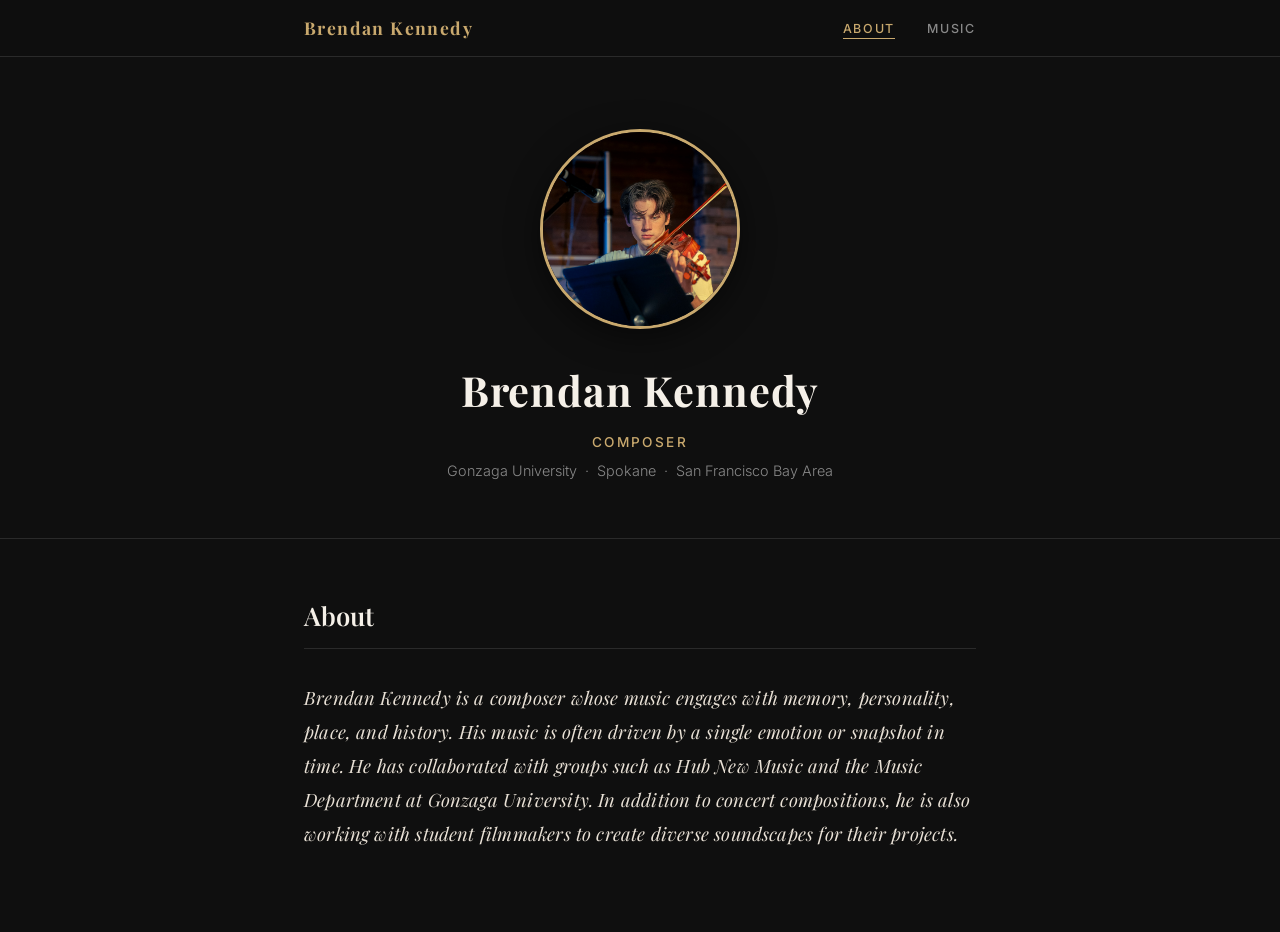
<file: index.html>
<!DOCTYPE html>
<html lang="en">
  <head>
    <meta charset="UTF-8" />
    <meta name="viewport" content="width=device-width, initial-scale=1.0" />
    <title>Brendan Kennedy — Composer</title>
    <link rel="stylesheet" href="style.css" />
  </head>
  <body>

    <nav class="site-nav">
      <div class="nav-inner">
        <a href="index.html" class="nav-logo">Brendan Kennedy</a>
        <ul class="nav-links">
          <li><a href="index.html" class="nav-link active">About</a></li>
          <li><a href="music.html" class="nav-link">Music</a></li>
        </ul>
      </div>
    </nav>

    <header class="hero">
      <img src="IMG_3434.JPG" alt="Brendan Kennedy" />
      <h1>Brendan Kennedy</h1>
      <p class="title">Composer</p>
      <p class="location">Gonzaga University &nbsp;·&nbsp; Spokane &nbsp;·&nbsp; San Francisco Bay Area</p>
    </header>

    <main>
      <h2 class="section-heading">About</h2>
 
      <div class="about-block">
        <p>Brendan Kennedy is a composer whose music engages with memory, personality, place, and history. His music is often driven by a single emotion or snapshot in time. He has collaborated with groups such as Hub New Music and the Music Department at Gonzaga University. In addition to concert compositions, he is also working with student filmmakers to create diverse soundscapes for their projects.</p>
      </div>
 
    </main>

  </body>
</html>
</file>
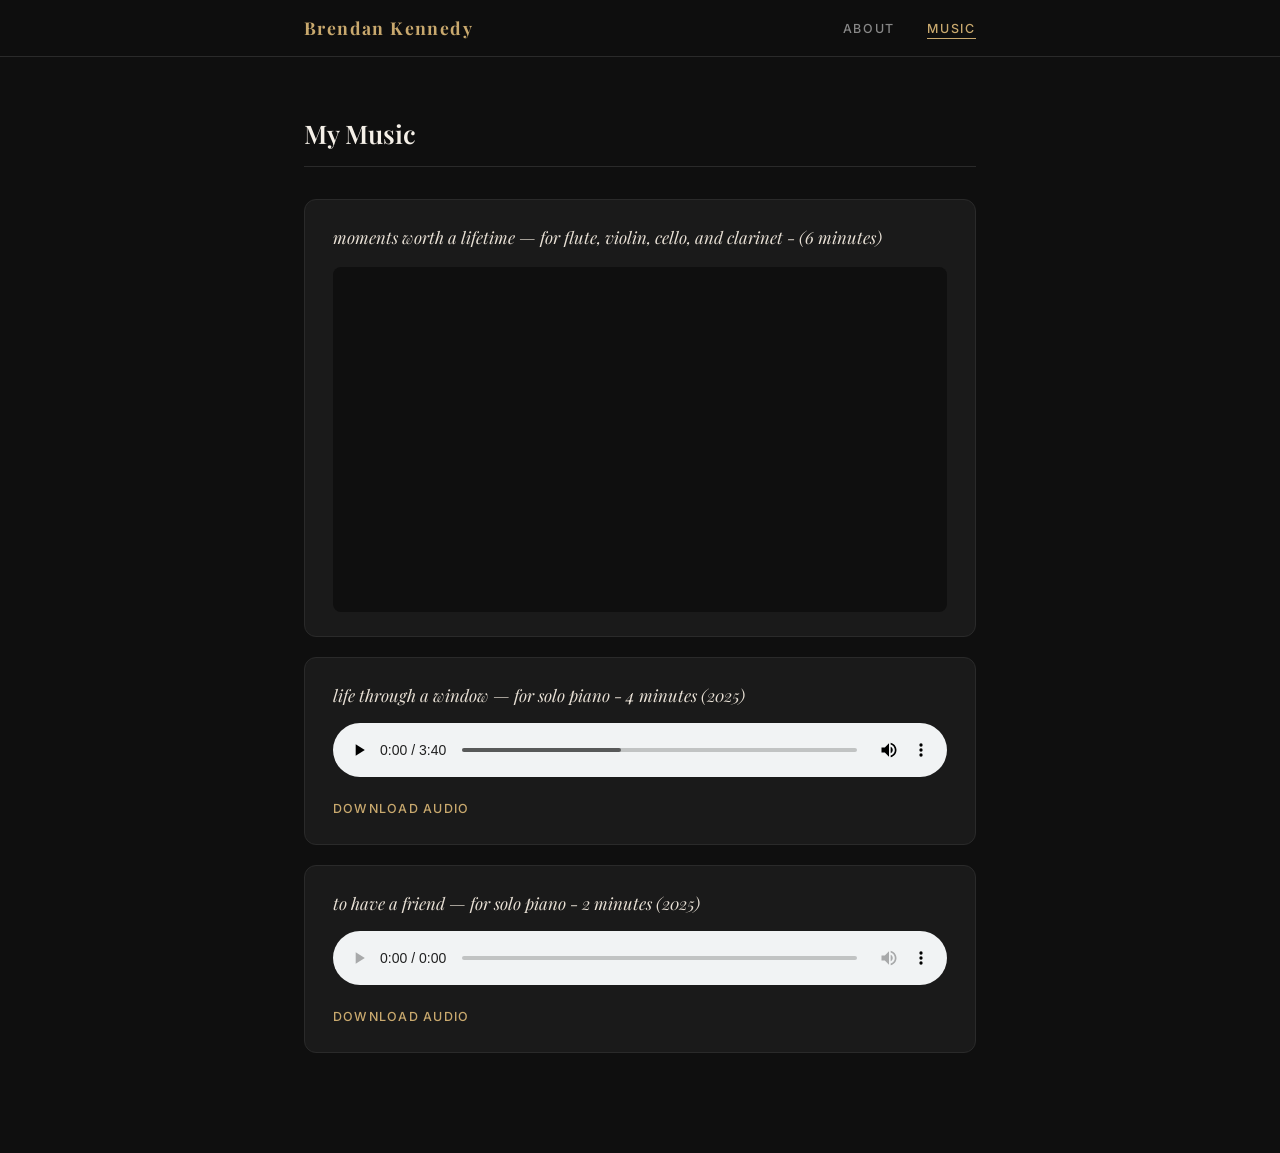
<file: music.html>
<!DOCTYPE html>
<html lang="en">
  <head>
    <meta charset="UTF-8" />
    <meta name="viewport" content="width=device-width, initial-scale=1.0" />
    <title>Brendan Kennedy — Music</title>
    <link rel="stylesheet" href="style.css" />
  </head>
  <body>

    <nav class="site-nav">
      <div class="nav-inner">
        <a href="index.html" class="nav-logo">Brendan Kennedy</a>
        <ul class="nav-links">
          <li><a href="index.html" class="nav-link">About</a></li>
          <li><a href="music.html" class="nav-link active">Music</a></li>
        </ul>
      </div>
    </nav>

    <main>
      <h2 class="section-heading">My Music</h2>

      <figure class="video-card">
        <figcaption>moments worth a lifetime — for flute, violin, cello, and clarinet - (6 minutes)</figcaption>
        <p class="card-description">"This piece was written to express instances in life where I feel greatly dissatisfied looking at
myself and how I am in relation to my goals. Each time I become extremely frustrated at
myself. And each time when reach my lowest point, I suddenly gain perspective. Sometimes
this means stepping outside into a bright world and seeing a brilliant blue sky or a strangers smile. Every time I am reminded of the great gift of life we find ourselves
with on this planet. These precious moments are invaluable; they remind me that life is worth
living."</p>
        <div class="video-wrapper">
          <iframe id="yt-player" src="https://www.youtube.com/embed/1wrvHyH3k50?enablejsapi=1" title="Kennedy Brendan moments worth a lifetime" frameborder="0" allow="accelerometer; autoplay; clipboard-write; encrypted-media; gyroscope; picture-in-picture; web-share" referrerpolicy="strict-origin-when-cross-origin" allowfullscreen></iframe>
        </div>
      </figure>

      <figure class="audio-card">
        <figcaption>life through a window — for solo piano - 4 minutes (2025)</figcaption>
        <p class="card-description">"This piece was written for times where I have found myself on a train, a long car ride, or
flight. As I look out the window, the passing scenery blurs into passing time. I find myself
looking back at my life: reliving good memories, painful ends, and regrets. I realize there is
no way to go back and change anything. All I can do now is be present in the now, not the
past or the future."</p>
        <audio controls src="lifethroughwindowrecording.mp3"></audio>
        <a href="lifethroughwindowrecording.mp3">Download audio</a>
      </figure>

      <figure class="audio-card">
        <figcaption>to have a friend — for solo piano - 2 minutes (2025)</figcaption>
        <p class="card-description">"I found myself reflecting on the friendships throughout my life. There is a certain warmth and safety you feel with a good friend, an easiness. This piece captures that feeling."</p>
        <audio controls src="to have a friend.m4a"></audio>
        <a href="moments worth piano 2.mp3">Download audio</a>
      </figure>
      


    </main>

    <script>
  // ── YouTube IFrame API ──
  const tag = document.createElement('script');
  tag.src = "https://www.youtube.com/iframe_api";
  document.head.appendChild(tag);

  function onYouTubeIframeAPIReady() {
    const iframe = document.getElementById('yt-player');
    const card = iframe.closest('.video-card');

    new YT.Player(iframe, {
      events: {
        onStateChange: (event) => {
          if (event.data === YT.PlayerState.PLAYING) {
            card.classList.add('is-playing');
          } else {
            card.classList.remove('is-playing');
          }
        }
      }
    });
  }

  // ── Audio cards ──
  document.querySelectorAll('.audio-card').forEach(card => {
    const audio = card.querySelector('audio');
    if (!audio) return;
    audio.addEventListener('play',  () => card.classList.add('is-playing'));
    audio.addEventListener('pause', () => card.classList.remove('is-playing'));
    audio.addEventListener('ended', () => card.classList.remove('is-playing'));
  });
</script>
    
  </body>
</html>
</file>
<file: style.css>
@import url('https://fonts.googleapis.com/css2?family=Playfair+Display:wght@400;600;700&family=Inter:wght@300;400;500&display=swap');

*, *::before, *::after {
  box-sizing: border-box;
  margin: 0;
  padding: 0;
}

body {
  font-family: 'Inter', sans-serif;
  background-color: #0f0f0f;
  color: #e8e0d5;
  min-height: 100vh;
  line-height: 1.6;
}

/* ── Nav bar ── */
.site-nav {
  position: sticky;
  top: 0;
  z-index: 100;
  background: rgba(15, 15, 15, 0.92);
  backdrop-filter: blur(12px);
  -webkit-backdrop-filter: blur(12px);
  border-bottom: 1px solid #2a2a2a;
}

.nav-inner {
  max-width: 720px;
  margin: 0 auto;
  padding: 0 24px;
  height: 56px;
  display: flex;
  align-items: center;
  justify-content: space-between;
}

.nav-logo {
  font-family: 'Playfair Display', serif;
  font-size: 1.1rem;
  font-weight: 700;
  letter-spacing: 0.08em;
  color: #c9a96e;
  text-decoration: none;
  transition: opacity 0.2s ease;
}

.nav-logo:hover {
  opacity: 0.75;
}

.nav-links {
  list-style: none;
  display: flex;
  gap: 32px;
}

.nav-link {
  font-size: 0.78rem;
  font-weight: 500;
  letter-spacing: 0.14em;
  text-transform: uppercase;
  color: #888;
  text-decoration: none;
  transition: color 0.2s ease;
  padding-bottom: 2px;
  border-bottom: 1px solid transparent;
}

.nav-link:hover {
  color: #e8e0d5;
}

.nav-link.active {
  color: #c9a96e;
  border-bottom-color: #c9a96e;
}

/* ── Hero / Header ── */
.hero {
  display: flex;
  flex-direction: column;
  align-items: center;
  padding: 72px 24px 56px;
  border-bottom: 1px solid #2a2a2a;
}

.hero img {
  width: 200px;
  height: 200px;
  object-fit: cover;
  border-radius: 50%;
  border: 3px solid #c9a96e;
  margin-bottom: 28px;
  box-shadow: 0 8px 32px rgba(0, 0, 0, 0.5);
}

.hero h1 {
  font-family: 'Playfair Display', serif;
  font-size: 2.6rem;
  font-weight: 700;
  letter-spacing: 0.02em;
  color: #f5f0e8;
  margin-bottom: 8px;
}

.hero .title {
  font-size: 0.85rem;
  font-weight: 500;
  letter-spacing: 0.18em;
  text-transform: uppercase;
  color: #c9a96e;
  margin-bottom: 6px;
}

.hero .location {
  font-size: 0.9rem;
  color: #888;
  font-weight: 300;
}

/* ── Main content ── */
main {
  max-width: 720px;
  margin: 0 auto;
  padding: 56px 24px 80px;
}

/* ── Section heading ── */
.section-heading {
  font-family: 'Playfair Display', serif;
  font-size: 1.6rem;
  font-weight: 600;
  color: #f5f0e8;
  margin-bottom: 32px;
  padding-bottom: 12px;
  border-bottom: 1px solid #2a2a2a;
}


/* ── About block ── */
.about-block {
  display: flex;
  flex-direction: column;
  gap: 18px;
}
 
.about-block p {
  font-size: 1rem;
  font-weight: 300;
  color: #c8bfb3;
  line-height: 1.85;
  letter-spacing: 0.01em;
}
 
.about-block p:first-child {
  font-family: 'Playfair Display', serif;
  font-size: 1.15rem;
  font-style: italic;
  color: #e8e0d5;
  font-weight: 400;
}


/* ── Video card ── */
.video-card {
  background: #1a1a1a;
  border: 1px solid #2a2a2a;
  border-radius: 12px;
  padding: 24px 28px;
  margin-bottom: 20px;
  transition: border-color 0.2s ease;
}
 
.video-card:hover {
  border-color: #c9a96e;
}
 
.video-card figcaption {
  font-family: 'Playfair Display', serif;
  font-size: 1.05rem;
  font-style: italic;
  color: #e8e0d5;
  margin-bottom: 16px;
}
 
.video-card figcaption span {
  font-family: 'Inter', sans-serif;
  font-style: normal;
  font-size: 0.72rem;
  font-weight: 500;
  letter-spacing: 0.14em;
  text-transform: uppercase;
  color: #c9a96e;
}
 
.video-wrapper {
  position: relative;
  width: 100%;
  padding-bottom: 56.25%; /* 16:9 */
  border-radius: 8px;
  overflow: hidden;
  background: #0f0f0f;
}
 
.video-wrapper iframe {
  position: absolute;
  inset: 0;
  width: 100%;
  height: 100%;
  border: none;
}


/* ── Audio cards ── */
.audio-card {
  background: #1a1a1a;
  border: 1px solid #2a2a2a;
  border-radius: 12px;
  padding: 24px 28px;
  margin-bottom: 20px;
  transition: border-color 0.2s ease;
}

.audio-card:hover {
  border-color: #c9a96e;
}

.audio-card figcaption {
  font-family: 'Playfair Display', serif;
  font-size: 1.05rem;
  font-style: italic;
  color: #e8e0d5;
  margin-bottom: 14px;
}

.audio-card audio {
  width: 100%;
  margin-bottom: 10px;
  accent-color: #c9a96e;
}

.audio-card a {
  display: inline-block;
  font-size: 0.78rem;
  font-weight: 500;
  letter-spacing: 0.1em;
  text-transform: uppercase;
  color: #c9a96e;
  text-decoration: none;
  border-bottom: 1px solid transparent;
  transition: border-color 0.2s ease;
}

.audio-card a:hover {
  border-bottom-color: #c9a96e;
}

.card-description {
  font-size: 0.88rem;
  font-weight: 300;
  color: #888;
  line-height: 1.7;
  font-style: italic;
  max-height: 0;
  overflow: hidden;
  opacity: 0;
  transition: max-height 0.5s ease, opacity 0.4s ease, margin 0.4s ease;
  margin-bottom: 0;
}

.audio-card:hover .card-description,
.video-card:hover .card-description {
  max-height: 400px;
  opacity: 1;
  margin-bottom: 16px;
}


.audio-card.is-playing .card-description,
.video-card.is-playing .card-description {
  max-height: 400px;
  opacity: 1;
  margin-bottom: 16px;
}
</file>
